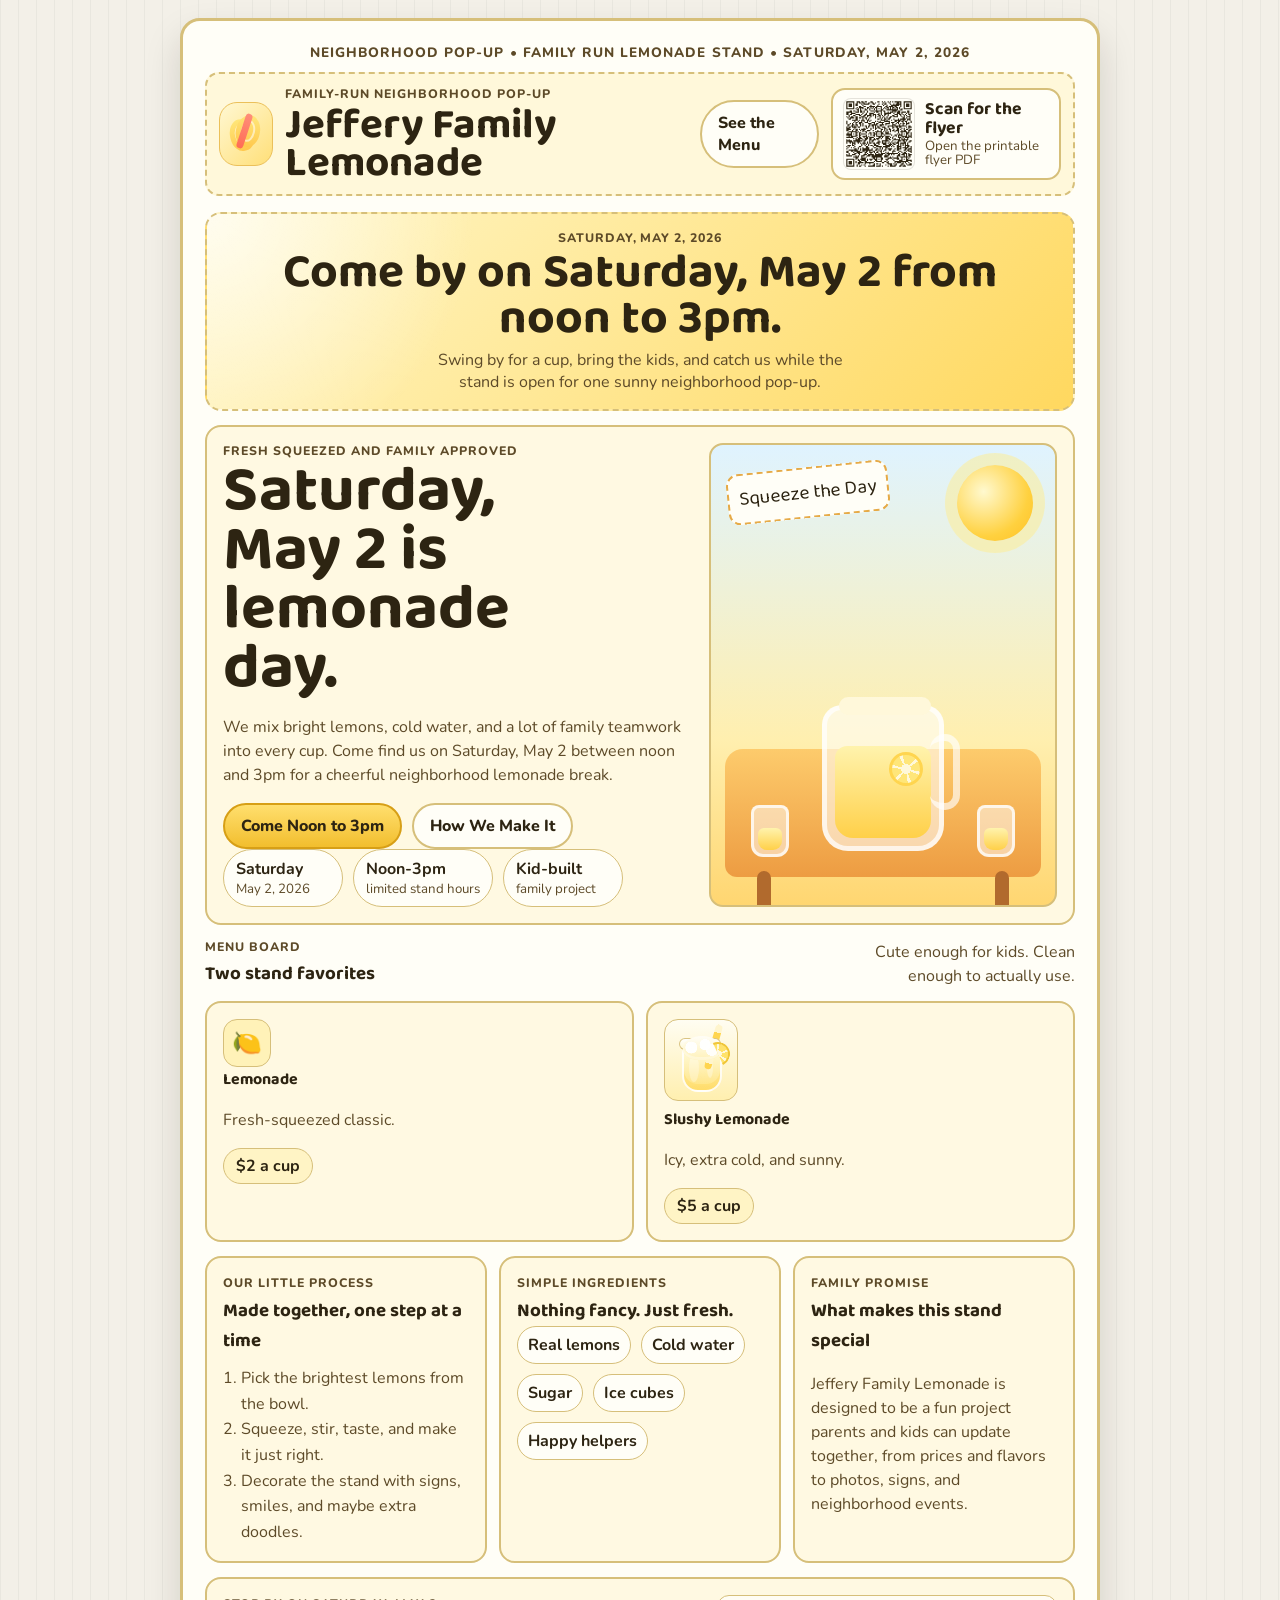
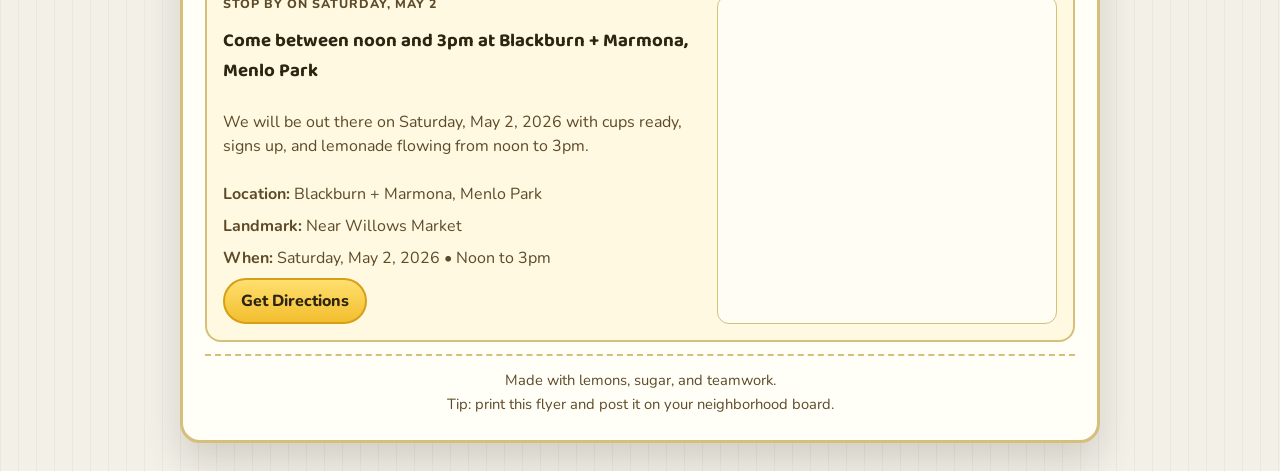
<file: index.html>
<!DOCTYPE html>
<html lang="en">
  <head>
    <meta charset="UTF-8" />
    <meta name="viewport" content="width=device-width, initial-scale=1.0" />
    <title>Jeffery Family Lemonade</title>
    <meta
      name="description"
      content="A cheerful family lemonade stand website with a sunny menu, fresh ingredients, and kid-friendly charm."
    />
    <link rel="preconnect" href="https://fonts.googleapis.com" />
    <link rel="preconnect" href="https://fonts.gstatic.com" crossorigin />
    <link
      href="https://fonts.googleapis.com/css2?family=Baloo+2:wght@400;600;700;800&family=Nunito:wght@400;600;700;800&display=swap"
      rel="stylesheet"
    />
    <link rel="stylesheet" href="./styles.css" />
  </head>
  <body>
    <div class="page-shell">
      <p class="flyer-kicker">Neighborhood Pop-Up • Family Run Lemonade Stand • Saturday, May 2, 2026</p>
      <header class="topbar">
        <div class="brand-lockup">
          <div class="brand-badge" aria-hidden="true">
            <span class="lemon lemon-a"></span>
            <span class="lemon lemon-b"></span>
            <span class="straw"></span>
          </div>
          <div>
            <p class="eyebrow">Family-run neighborhood pop-up</p>
            <h1>Jeffery Family Lemonade</h1>
          </div>
        </div>
        <div class="topbar-side">
          <a class="button button-secondary no-print" href="#menu">See the Menu</a>
          <a
            class="qr-card"
            href="https://kjmcawesome.github.io/jeffery-family-lemonade/output/pdf/jeffery-family-lemonade-community-one-pager.pdf"
            target="_blank"
            rel="noopener noreferrer"
          >
            <img src="./flyer-qr.svg" alt="QR code for the printable Jeffery Family Lemonade flyer PDF" />
            <span>
              <strong>Scan for the flyer</strong>
              <small>Open the printable flyer PDF</small>
            </span>
          </a>
        </div>
      </header>

      <main class="page-grid">
        <section class="event-banner card">
          <p class="eyebrow">Saturday, May 2, 2026</p>
          <h2>Come by on Saturday, May 2 from noon to 3pm.</h2>
          <p>
            Swing by for a cup, bring the kids, and catch us while the stand is open for one sunny
            neighborhood pop-up.
          </p>
        </section>

        <section class="hero card">
          <div class="hero-copy">
            <p class="eyebrow">Fresh squeezed and family approved</p>
            <h2>Saturday, May 2 is lemonade day.</h2>
            <p class="hero-text">
              We mix bright lemons, cold water, and a lot of family teamwork into every cup. Come find us
              on Saturday, May 2 between noon and 3pm for a cheerful neighborhood lemonade break.
            </p>
            <div class="hero-actions">
              <a class="button button-primary" href="#visit">Come Noon to 3pm</a>
              <a class="button button-secondary" href="#story">How We Make It</a>
            </div>
            <div class="hero-highlights">
              <div class="highlight-pill">
                <strong>Saturday</strong>
                <span>May 2, 2026</span>
              </div>
              <div class="highlight-pill">
                <strong>Noon-3pm</strong>
                <span>limited stand hours</span>
              </div>
              <div class="highlight-pill">
                <strong>Kid-built</strong>
                <span>family project</span>
              </div>
            </div>
          </div>

          <div class="hero-scene" aria-hidden="true">
            <div class="sun"></div>
            <div class="table">
              <div class="pitcher">
                <div class="pitcher-lid"></div>
                <div class="pitcher-fill"></div>
                <div class="pitcher-handle"></div>
                <div class="lemon-slice"></div>
              </div>
              <div class="cup cup-left"></div>
              <div class="cup cup-right"></div>
            </div>
            <div class="hero-sign">Squeeze the Day</div>
          </div>
        </section>

        <section id="menu" class="menu-section">
          <div class="section-heading">
            <div>
              <p class="eyebrow">Menu board</p>
              <h3>Two stand favorites</h3>
            </div>
            <p class="section-note">Cute enough for kids. Clean enough to actually use.</p>
          </div>

          <div class="menu-grid">
            <article class="menu-card card">
              <div class="menu-icon">🍋</div>
              <h4>Lemonade</h4>
              <p>Fresh-squeezed classic.</p>
              <div class="price-tag">$2 a cup</div>
            </article>

            <article class="menu-card card">
              <div class="menu-icon menu-icon-slushie" aria-hidden="true">
                <span class="slushie-straw"></span>
                <span class="slushie-lid"></span>
                <span class="slushie-ice"></span>
                <span class="slushie-cup"></span>
                <span class="slushie-lemon"></span>
              </div>
              <h4>Slushy Lemonade</h4>
              <p>Icy, extra cold, and sunny.</p>
              <div class="price-tag">$5 a cup</div>
            </article>
          </div>
        </section>

        <section id="story" class="story-grid">
          <article class="story-card card">
            <p class="eyebrow">Our little process</p>
            <h3>Made together, one step at a time</h3>
            <ol class="steps">
              <li>Pick the brightest lemons from the bowl.</li>
              <li>Squeeze, stir, taste, and make it just right.</li>
              <li>Decorate the stand with signs, smiles, and maybe extra doodles.</li>
            </ol>
          </article>

          <article class="story-card card ingredients-card">
            <p class="eyebrow">Simple ingredients</p>
            <h3>Nothing fancy. Just fresh.</h3>
            <div class="ingredient-list">
              <span>Real lemons</span>
              <span>Cold water</span>
              <span>Sugar</span>
              <span>Ice cubes</span>
              <span>Happy helpers</span>
            </div>
          </article>

          <article class="story-card card promise-card">
            <p class="eyebrow">Family promise</p>
            <h3>What makes this stand special</h3>
            <p>
              Jeffery Family Lemonade is designed to be a fun project parents and kids can update together,
              from prices and flavors to photos, signs, and neighborhood events.
            </p>
          </article>
        </section>

        <section id="visit" class="visit card">
          <div class="visit-copy">
            <p class="eyebrow">Stop by on Saturday, May 2</p>
            <h3>Come between noon and 3pm at Blackburn + Marmona, Menlo Park</h3>
            <p>
              We will be out there on Saturday, May 2, 2026 with cups ready, signs up, and lemonade
              flowing from noon to 3pm.
            </p>
            <p class="location-line">
              <strong>Location:</strong> Blackburn + Marmona, Menlo Park
            </p>
            <p class="location-line">
              <strong>Landmark:</strong> Near Willows Market
            </p>
            <p class="location-line">
              <strong>When:</strong> Saturday, May 2, 2026 • Noon to 3pm
            </p>
            <a
              class="button button-primary directions-button"
              href="https://www.google.com/maps/dir/?api=1&destination=Blackburn+and+Marmona,+Menlo+Park,+CA"
              target="_blank"
              rel="noopener noreferrer"
              >Get Directions</a
            >
          </div>
          <div class="visit-map-wrap">
            <iframe
              class="visit-map"
              title="Jeffery Family Lemonade location map"
              src="https://www.google.com/maps?q=Blackburn+and+Marmona+Menlo+Park+CA&output=embed"
              loading="lazy"
              referrerpolicy="no-referrer-when-downgrade"
            ></iframe>
          </div>
        </section>
      </main>

      <footer class="flyer-footer">
        <p>Made with lemons, sugar, and teamwork.</p>
        <p class="no-print">Tip: print this flyer and post it on your neighborhood board.</p>
      </footer>
    </div>
  </body>
</html>
</file>
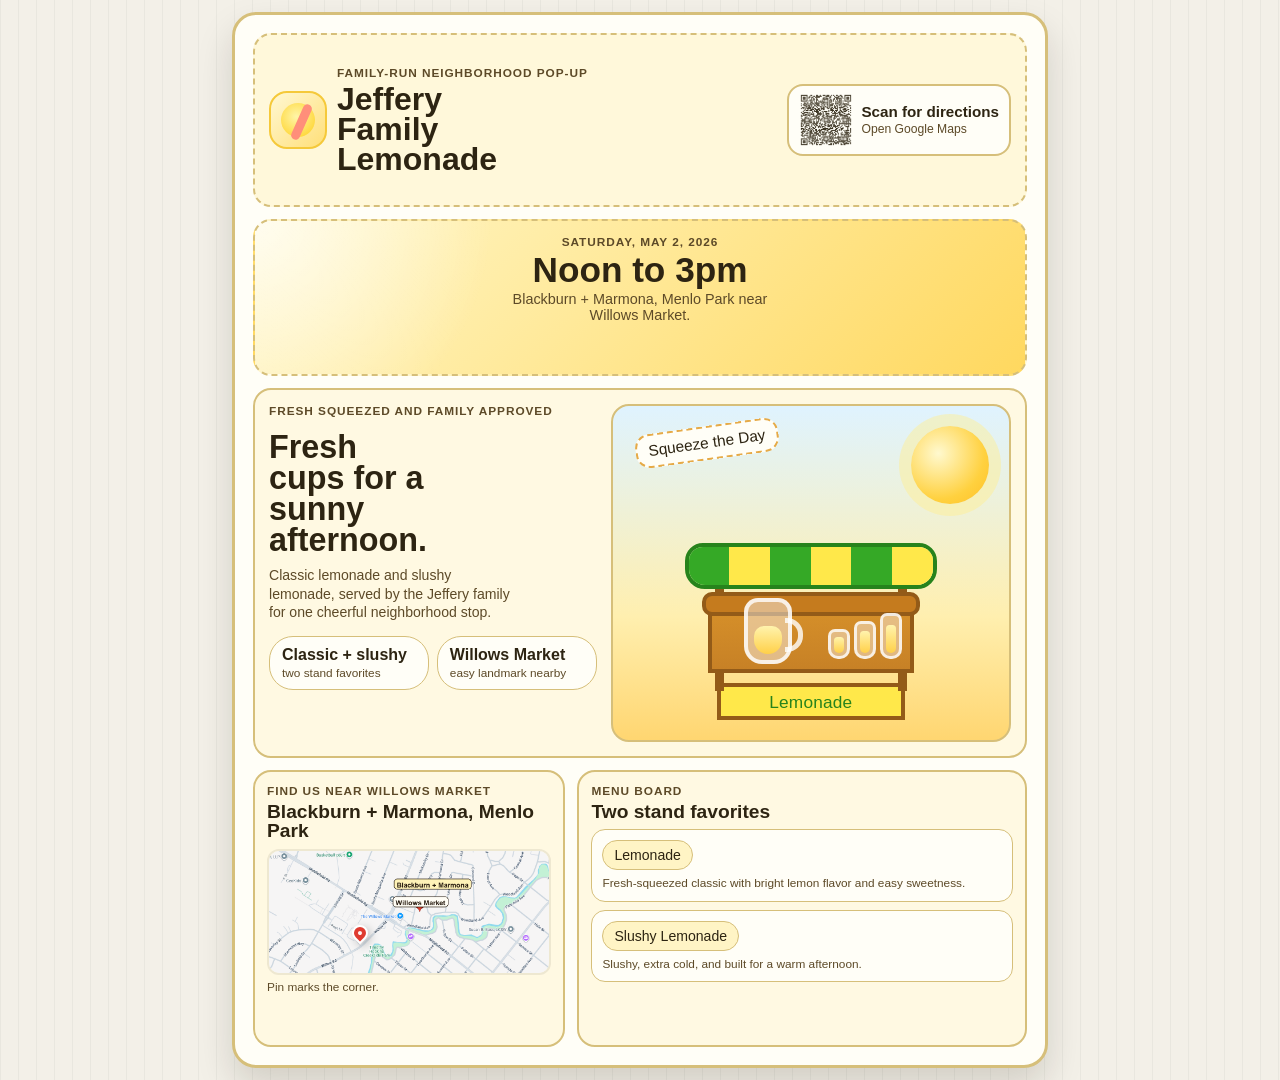
<file: community-one-pager.html>
<!DOCTYPE html>
<html lang="en">
  <head>
    <meta charset="UTF-8" />
    <meta name="viewport" content="width=device-width, initial-scale=1.0" />
    <title>Jeffery Family Lemonade Flyer</title>
    <meta
      name="description"
      content="Printable Jeffery Family Lemonade flyer for Saturday, May 2, 2026."
    />
    <link rel="stylesheet" href="./community-one-pager.css" />
  </head>
  <body>
    <main class="flyer-sheet">
      <section class="topbar">
        <div class="brand-lockup">
          <div class="brand-badge" aria-hidden="true">
            <span class="badge-lemon"></span>
            <span class="badge-straw"></span>
          </div>
          <div class="brand-copy">
            <p class="eyebrow">Family-run neighborhood pop-up</p>
            <h1>Jeffery Family Lemonade</h1>
          </div>
        </div>

        <aside class="qr-card">
          <img src="./map-qr.svg" alt="QR code for Google Maps directions to Jeffery Family Lemonade" />
          <div>
            <strong>Scan for directions</strong>
            <span>Open Google Maps</span>
          </div>
        </aside>
      </section>

      <section class="event-banner">
        <p class="eyebrow">Saturday, May 2, 2026</p>
        <h2>Noon to 3pm</h2>
        <p>Blackburn + Marmona, Menlo Park near Willows Market.</p>
      </section>

      <section class="hero-card">
        <article class="hero-copy">
          <p class="eyebrow">Fresh squeezed and family approved</p>
          <h3>Fresh cups for a sunny afternoon.</h3>
          <p class="hero-text">
            Classic lemonade and slushy lemonade, served by the Jeffery family for one cheerful neighborhood stop.
          </p>

          <div class="pill-row">
            <span class="info-pill"><strong>Classic + slushy</strong><small>two stand favorites</small></span>
            <span class="info-pill"><strong>Willows Market</strong><small>easy landmark nearby</small></span>
          </div>
        </article>

        <div class="scene-card" aria-hidden="true">
          <div class="scene-sky">
            <div class="scene-sun"></div>
          </div>
          <div class="scene-sign">Squeeze the Day</div>
          <div class="stand-wrap">
            <div class="stand-awning">
              <span></span>
              <span></span>
              <span></span>
              <span></span>
              <span></span>
              <span></span>
            </div>
            <div class="stand-leg left"></div>
            <div class="stand-leg right"></div>
            <div class="stand-counter">
              <div class="pitcher">
                <div class="pitcher-fill"></div>
                <div class="pitcher-handle"></div>
              </div>
              <div class="cup cup-a"></div>
              <div class="cup cup-b"></div>
              <div class="cup cup-c"></div>
            </div>
            <div class="stand-label">Lemonade</div>
          </div>
        </div>
      </section>

      <section class="bottom-grid">
        <article class="map-panel">
          <div class="panel-heading">
            <div>
              <p class="eyebrow">Find us near Willows Market</p>
              <h4>Blackburn + Marmona, Menlo Park</h4>
            </div>
          </div>
          <div class="map-frame">
            <img
              class="map-image"
              src="./google-maps-poster-area.png"
              alt="Map showing the corner of Blackburn and Marmona near Willows Market"
            />
            <span class="map-pin" aria-hidden="true"></span>
          </div>
          <p class="map-caption">Pin marks the corner.</p>
        </article>

        <article class="menu-panel">
          <div class="panel-heading">
            <div>
              <p class="eyebrow">Menu Board</p>
              <h4>Two stand favorites</h4>
            </div>
          </div>

          <div class="menu-list">
            <section class="menu-item">
              <div class="menu-chip">Lemonade</div>
              <p>Fresh-squeezed classic with bright lemon flavor and easy sweetness.</p>
            </section>

            <section class="menu-item">
              <div class="menu-chip">Slushy Lemonade</div>
              <p>Slushy, extra cold, and built for a warm afternoon.</p>
            </section>
          </div>
        </article>
      </section>
    </main>
  </body>
</html>
</file>
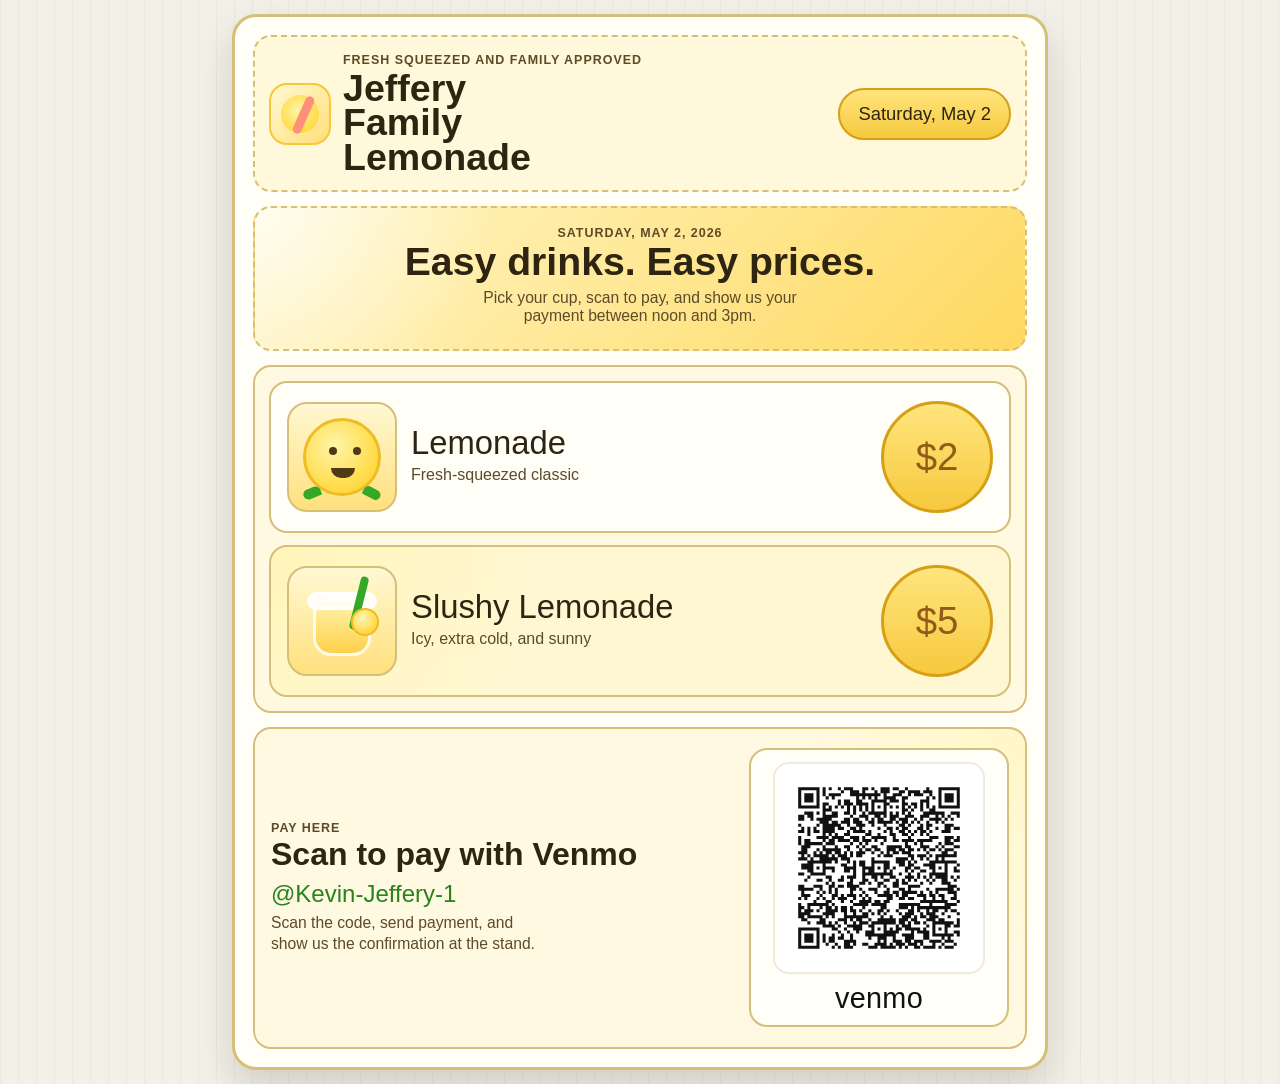
<file: stand-menu.html>
<!DOCTYPE html>
<html lang="en">
  <head>
    <meta charset="UTF-8" />
    <meta name="viewport" content="width=device-width, initial-scale=1.0" />
    <title>Jeffery Family Lemonade Stand Menu</title>
    <meta
      name="description"
      content="Printable stand menu for Jeffery Family Lemonade with pricing and Venmo payment QR."
    />
    <link rel="stylesheet" href="./stand-menu.css" />
  </head>
  <body>
    <main class="menu-sheet">
      <section class="sheet-top">
        <div class="brand-lockup">
          <div class="brand-badge" aria-hidden="true">
            <span class="badge-lemon"></span>
            <span class="badge-straw"></span>
          </div>
          <div class="brand-copy">
            <p class="eyebrow">Fresh squeezed and family approved</p>
            <h1>Jeffery Family Lemonade</h1>
          </div>
        </div>
        <div class="menu-tag">Saturday, May 2</div>
      </section>

      <section class="hero-banner">
        <p class="eyebrow">Saturday, May 2, 2026</p>
        <h2>Easy drinks. Easy prices.</h2>
        <p>Pick your cup, scan to pay, and show us your payment between noon and 3pm.</p>
      </section>

      <section class="menu-board">
        <article class="item-card">
          <div class="item-art lemon-art" aria-hidden="true">
            <span class="lemon-face"></span>
            <span class="leaf leaf-left"></span>
            <span class="leaf leaf-right"></span>
          </div>
          <div class="item-copy">
            <p class="item-name">Lemonade</p>
            <p class="item-note">Fresh-squeezed classic</p>
          </div>
          <div class="price-badge">$2</div>
        </article>

        <article class="item-card featured">
          <div class="item-art slush-art" aria-hidden="true">
            <span class="slush-cup"></span>
            <span class="slush-lid"></span>
            <span class="slush-straw"></span>
            <span class="slush-lemon"></span>
          </div>
          <div class="item-copy">
            <p class="item-name">Slushy Lemonade</p>
            <p class="item-note">Icy, extra cold, and sunny</p>
          </div>
          <div class="price-badge">$5</div>
        </article>
      </section>

      <section class="payment-panel">
        <div class="payment-copy">
          <p class="eyebrow">Pay here</p>
          <h3>Scan to pay with Venmo</h3>
          <p class="payment-handle">@Kevin-Jeffery-1</p>
          <p class="payment-note">Scan the code, send payment, and show us the confirmation at the stand.</p>
        </div>

        <div class="payment-card">
          <div class="payment-card-frame">
            <img src="./venmo-qr.svg" alt="Venmo payment QR code for Jeffery Family Lemonade" />
          </div>
          <div class="payment-brand">venmo</div>
        </div>
      </section>
    </main>
  </body>
</html>
</file>
<file: styles.css>
:root {
  --paper: #fffef7;
  --ink: #2d2412;
  --muted: #5d4a28;
  --accent: #f5c93a;
  --accent-dark: #d79f16;
  --accent-soft: #fff2b8;
  --line: #d6bf7a;
  --card: #fff9e2;
}

* {
  box-sizing: border-box;
}

html {
  scroll-behavior: smooth;
}

body {
  margin: 0;
  color: var(--ink);
  font-family: "Nunito", sans-serif;
  background:
    linear-gradient(90deg, rgba(0, 0, 0, 0.04) 1px, transparent 1px) 0 0 / 18px 18px,
    #f3f0e8;
}

a {
  color: inherit;
  text-decoration: none;
}

.page-shell {
  width: min(920px, calc(100vw - 24px));
  margin: 18px auto 28px;
  padding: 22px;
  border: 3px solid var(--line);
  border-radius: 20px;
  background: var(--paper);
  box-shadow: 0 18px 36px rgba(25, 18, 5, 0.15);
}

.flyer-kicker {
  margin: 0 0 10px;
  text-align: center;
  font-size: 0.85rem;
  letter-spacing: 0.08em;
  text-transform: uppercase;
  color: var(--muted);
  font-weight: 800;
}

.topbar,
.brand-lockup,
.topbar-side,
.hero-actions,
.hero-highlights,
.section-heading,
.ingredient-list,
.visit {
  display: flex;
  align-items: center;
}

.topbar,
.section-heading,
.visit {
  justify-content: space-between;
}

.topbar {
  gap: 14px;
  padding: 12px;
  border: 2px dashed var(--line);
  border-radius: 14px;
  margin-bottom: 16px;
  background: #fff8da;
}

.brand-lockup {
  gap: 12px;
}

.topbar-side {
  gap: 12px;
}

.brand-lockup h1 {
  margin: 0;
  font-family: "Baloo 2", cursive;
  font-size: clamp(2rem, 3.3vw, 3rem);
  line-height: 0.9;
}

.eyebrow {
  margin: 0 0 4px;
  font-size: 0.77rem;
  letter-spacing: 0.08em;
  text-transform: uppercase;
  font-weight: 800;
  color: var(--muted);
}

.page-grid {
  display: grid;
  gap: 14px;
}

.card {
  border: 2px solid var(--line);
  border-radius: 16px;
  background: var(--card);
}

.event-banner {
  padding: 16px 18px;
  text-align: center;
  background:
    radial-gradient(circle at top left, rgba(255, 255, 255, 0.7), transparent 30%),
    linear-gradient(135deg, #fff7ca, #ffd85f);
  border-style: dashed;
}

.event-banner h2 {
  margin: 0;
  font-family: "Baloo 2", cursive;
  font-size: clamp(1.9rem, 4vw, 3rem);
  line-height: 0.95;
}

.event-banner p:last-child {
  margin: 8px auto 0;
  max-width: 44ch;
  color: var(--muted);
}

.hero {
  display: grid;
  grid-template-columns: 1.15fr 0.85fr;
  gap: 16px;
  padding: 16px;
}

.hero-copy h2,
.section-heading h3,
.story-card h3,
.visit-copy h3,
.menu-card h4 {
  margin: 0;
  font-family: "Baloo 2", cursive;
}

.hero-copy h2 {
  font-size: clamp(2.2rem, 5vw, 4rem);
  line-height: 0.92;
  max-width: 10ch;
}

.hero-text,
.section-note,
.menu-card p,
.story-card p,
.visit-copy p {
  color: var(--muted);
  line-height: 1.5;
}

.button {
  display: inline-flex;
  align-items: center;
  justify-content: center;
  min-height: 44px;
  padding: 10px 16px;
  border-radius: 999px;
  border: 2px solid var(--accent-dark);
  font-weight: 800;
}

.button-primary {
  background: linear-gradient(180deg, #ffdf6e, #f2be2e);
}

.button-secondary {
  border-color: var(--line);
  background: #fffef7;
}

.qr-card {
  display: grid;
  grid-template-columns: 72px auto;
  gap: 10px;
  align-items: center;
  min-width: 210px;
  padding: 8px 10px;
  border: 2px solid var(--line);
  border-radius: 14px;
  background: #fffef7;
}

.qr-card img {
  display: block;
  width: 72px;
  height: 72px;
  border-radius: 8px;
  border: 1px solid rgba(45, 36, 18, 0.12);
  background: #fffef7;
}

.qr-card span {
  display: grid;
  line-height: 1.1;
}

.qr-card strong {
  font-family: "Baloo 2", cursive;
  font-size: 1.1rem;
}

.qr-card small {
  color: var(--muted);
  font-size: 0.83rem;
}

.hero-actions,
.hero-highlights,
.ingredient-list {
  gap: 10px;
  flex-wrap: wrap;
}

.highlight-pill,
.price-tag,
.ingredient-list span {
  border-radius: 999px;
}

.highlight-pill {
  min-width: 120px;
  padding: 8px 12px;
  border: 1px solid var(--line);
  background: #fffef7;
  display: grid;
}

.highlight-pill span {
  font-size: 0.83rem;
  color: var(--muted);
}

.hero-scene {
  position: relative;
  min-height: 330px;
  border-radius: 14px;
  overflow: hidden;
  border: 2px solid var(--line);
  background:
    linear-gradient(180deg, #dff3ff 0%, #ffefaf 64%, #ffd671 100%);
}

.sun {
  position: absolute;
  top: 20px;
  right: 22px;
  width: 76px;
  height: 76px;
  border-radius: 50%;
  background: radial-gradient(circle at 35% 35%, #fff9cf, #ffd13f 64%, #ffbf24 100%);
  box-shadow: 0 0 0 12px rgba(255, 237, 143, 0.5);
}

.table {
  position: absolute;
  left: 14px;
  right: 14px;
  bottom: 28px;
  height: 128px;
  border-radius: 18px 18px 12px 12px;
  background: linear-gradient(180deg, #fdcb6c, #ed9c42);
}

.table::before,
.table::after {
  content: "";
  position: absolute;
  bottom: -58px;
  width: 14px;
  height: 64px;
  background: #b16a2d;
  border-radius: 10px;
}

.table::before {
  left: 32px;
}

.table::after {
  right: 32px;
}

.pitcher {
  position: absolute;
  left: 50%;
  transform: translateX(-50%);
  bottom: 26px;
  width: 122px;
  height: 146px;
  border-radius: 20px 20px 26px 26px;
  background: rgba(255, 255, 255, 0.55);
  border: 5px solid rgba(255, 255, 255, 0.72);
}

.pitcher-fill {
  position: absolute;
  left: 8px;
  right: 8px;
  bottom: 8px;
  height: 92px;
  border-radius: 12px 12px 18px 18px;
  background: linear-gradient(180deg, #fff3ad, #ffd049);
}

.pitcher-lid {
  position: absolute;
  top: -13px;
  left: 12px;
  width: 92px;
  height: 18px;
  border-radius: 999px;
  background: #fff8da;
}

.pitcher-handle {
  position: absolute;
  top: 24px;
  right: -21px;
  width: 30px;
  height: 76px;
  border: 7px solid rgba(255, 255, 255, 0.65);
  border-left: 0;
  border-radius: 16px;
}

.lemon-slice {
  position: absolute;
  right: 16px;
  top: 42px;
  width: 34px;
  height: 34px;
  border-radius: 50%;
  border: 3px solid #ffd54f;
  background: radial-gradient(circle, #fff8d9 0 25%, transparent 26%),
    conic-gradient(from 0deg, #ffe679 0 12%, #fff8d9 12% 16%, #ffe679 16% 28%, #fff8d9 28% 32%, #ffe679 32% 44%, #fff8d9 44% 48%, #ffe679 48% 60%, #fff8d9 60% 64%, #ffe679 64% 76%, #fff8d9 76% 80%, #ffe679 80% 92%, #fff8d9 92% 96%, #ffe679 96% 100%);
}

.cup {
  position: absolute;
  bottom: 20px;
  width: 38px;
  height: 52px;
  border-radius: 8px 8px 12px 12px;
  background: rgba(255, 255, 255, 0.5);
  border: 3px solid rgba(255, 255, 255, 0.75);
}

.cup::after {
  content: "";
  position: absolute;
  left: 4px;
  right: 4px;
  bottom: 4px;
  height: 22px;
  border-radius: 6px 6px 9px 9px;
  background: linear-gradient(180deg, #fff3ad, #ffd049);
}

.cup-left {
  left: 26px;
}

.cup-right {
  right: 26px;
}

.hero-sign {
  position: absolute;
  left: 16px;
  top: 22px;
  font-family: "Baloo 2", cursive;
  font-size: 1.2rem;
  background: #fffef7;
  border: 2px dashed #e6aa47;
  border-radius: 12px;
  padding: 8px 10px;
  transform: rotate(-6deg);
}

.menu-section,
.story-grid {
  display: grid;
  gap: 12px;
}

.section-heading {
  gap: 10px;
}

.section-note {
  margin: 0;
  max-width: 22ch;
  text-align: right;
}

.menu-grid {
  display: grid;
  grid-template-columns: repeat(2, minmax(0, 1fr));
  gap: 12px;
}

.story-grid {
  display: grid;
  grid-template-columns: repeat(3, minmax(0, 1fr));
  gap: 12px;
}

.menu-card,
.story-card {
  padding: 16px;
}

.menu-icon {
  width: 48px;
  height: 48px;
  border-radius: 14px;
  display: grid;
  place-items: center;
  font-size: 1.5rem;
  background: var(--accent-soft);
  border: 1px solid var(--line);
}

.menu-icon-slushie {
  position: relative;
  width: 74px;
  height: 82px;
  margin-bottom: 6px;
  background: linear-gradient(180deg, #fffdf2, #ffefaf);
  overflow: hidden;
}

.slushie-straw,
.slushie-lid,
.slushie-ice,
.slushie-cup,
.slushie-lemon {
  position: absolute;
}

.slushie-straw {
  top: 4px;
  right: 20px;
  width: 7px;
  height: 46px;
  border-radius: 999px;
  background: repeating-linear-gradient(
    180deg,
    #fff5cd 0 8px,
    #ffd54f 8px 16px
  );
  transform: rotate(16deg);
  z-index: 1;
}

.slushie-lid {
  top: 18px;
  left: 14px;
  width: 42px;
  height: 12px;
  border-radius: 999px;
  background: linear-gradient(180deg, rgba(255, 255, 255, 0.95), rgba(255, 248, 210, 0.92));
  border: 1px solid rgba(214, 191, 122, 0.9);
  z-index: 3;
}

.slushie-cup {
  left: 17px;
  bottom: 8px;
  width: 40px;
  height: 50px;
  border-radius: 12px 12px 16px 16px;
  background:
    linear-gradient(180deg, rgba(255, 255, 255, 0.75), rgba(255, 255, 255, 0.35)),
    linear-gradient(180deg, #fff388 0%, #ffe15f 45%, #ffd233 100%);
  border: 2px solid rgba(255, 255, 255, 0.85);
  box-shadow: inset 0 -6px 0 rgba(255, 199, 48, 0.22);
}

.slushie-cup::before,
.slushie-cup::after {
  content: "";
  position: absolute;
  border-radius: 50%;
  background: rgba(255, 255, 255, 0.3);
}

.slushie-cup::before {
  top: 10px;
  left: 5px;
  width: 10px;
  height: 28px;
}

.slushie-cup::after {
  top: 14px;
  right: 7px;
  width: 6px;
  height: 20px;
}

.slushie-ice {
  top: 16px;
  left: 18px;
  width: 38px;
  height: 24px;
  border-radius: 50% 50% 42% 42%;
  background:
    radial-gradient(circle at 22% 48%, rgba(255, 255, 255, 0.95) 0 18%, transparent 19%),
    radial-gradient(circle at 58% 36%, rgba(255, 255, 255, 0.98) 0 20%, transparent 21%),
    radial-gradient(circle at 76% 58%, rgba(255, 255, 255, 0.9) 0 18%, transparent 19%),
    linear-gradient(180deg, #fffef8 0%, #fff1b8 100%);
  box-shadow: inset 0 -3px 0 rgba(255, 255, 255, 0.35);
  z-index: 4;
}

.slushie-lemon {
  top: 22px;
  right: 7px;
  width: 24px;
  height: 24px;
  border-radius: 50%;
  border: 2px solid #f0c638;
  background:
    radial-gradient(circle, #fff8df 0 26%, transparent 27%),
    conic-gradient(
      from 0deg,
      #ffe26b 0 12%,
      #fff9da 12% 16%,
      #ffe26b 16% 28%,
      #fff9da 28% 32%,
      #ffe26b 32% 44%,
      #fff9da 44% 48%,
      #ffe26b 48% 60%,
      #fff9da 60% 64%,
      #ffe26b 64% 76%,
      #fff9da 76% 80%,
      #ffe26b 80% 92%,
      #fff9da 92% 96%,
      #ffe26b 96% 100%
    );
  clip-path: polygon(0 0, 100% 0, 100% 100%);
  transform: rotate(20deg);
  z-index: 5;
}

.price-tag {
  display: inline-flex;
  align-items: center;
  justify-content: center;
  padding: 6px 12px;
  font-weight: 700;
  background: #fff4c5;
  border: 1px solid var(--line);
}

.steps {
  margin: 10px 0 0;
  padding-left: 18px;
  line-height: 1.6;
  color: var(--muted);
}

.ingredient-list span {
  padding: 7px 10px;
  border: 1px solid var(--line);
  background: #fffef7;
  font-weight: 700;
}

.visit {
  align-items: stretch;
  gap: 14px;
  padding: 16px;
}

.visit-copy {
  display: grid;
  align-content: start;
  gap: 8px;
  max-width: 54ch;
}

.location-line {
  margin: 0;
  color: var(--ink);
}

.directions-button {
  justify-self: start;
}

.visit-map-wrap {
  min-width: min(340px, 100%);
  padding: 8px;
  border: 1px solid var(--line);
  border-radius: 12px;
  background: #fffdf4;
}

.visit-map {
  width: 100%;
  min-height: 290px;
  border: 0;
  border-radius: 10px;
}

.flyer-footer {
  margin-top: 12px;
  border-top: 2px dashed var(--line);
  padding-top: 10px;
  text-align: center;
  color: var(--muted);
  font-size: 0.92rem;
}

.flyer-footer p {
  margin: 4px 0;
}

.brand-badge {
  position: relative;
  width: 64px;
  height: 64px;
  border-radius: 18px;
  background: linear-gradient(135deg, #fff8d3, #ffdf78);
  border: 1px solid #ebc05a;
}

.lemon {
  position: absolute;
  width: 24px;
  height: 32px;
  border-radius: 50% 50% 46% 46%;
  background: linear-gradient(180deg, #ffe679, #ffc84d);
}

.lemon::after {
  content: "";
  position: absolute;
  inset: 5px;
  border-radius: 50%;
  border: 2px solid rgba(255, 255, 255, 0.55);
}

.lemon-a {
  left: 10px;
  top: 16px;
  transform: rotate(-14deg);
}

.lemon-b {
  right: 12px;
  top: 12px;
  transform: rotate(12deg);
}

.straw {
  position: absolute;
  width: 7px;
  height: 36px;
  right: 24px;
  top: 10px;
  border-radius: 999px;
  background: linear-gradient(180deg, #ff8f7a, #ff6c54);
  transform: rotate(18deg);
}

@media (max-width: 900px) {
  .hero,
  .menu-grid,
  .story-grid,
  .visit {
    grid-template-columns: 1fr;
  }

  .hero,
  .visit {
    display: grid;
  }

  .section-heading,
  .topbar {
    flex-direction: column;
    align-items: flex-start;
  }

  .topbar-side {
    width: 100%;
    justify-content: space-between;
  }

  .qr-card {
    width: 100%;
    min-width: 0;
  }

  .section-note {
    max-width: none;
    text-align: left;
  }

  .visit-map-wrap {
    min-width: 0;
  }
}

@media print {
  body {
    background: #fff;
  }

  .page-shell {
    width: 100%;
    margin: 0;
    border-radius: 0;
    border: 2px solid #000;
    box-shadow: none;
  }

  .card,
  .topbar {
    break-inside: avoid;
  }

  .no-print {
    display: none !important;
  }
}
</file>
<file: community-one-pager.css>
@page {
  size: Letter portrait;
  margin: 0.35in;
}

:root {
  --paper: #fffef7;
  --ink: #2d2412;
  --muted: #5d4a28;
  --accent: #f5c93a;
  --accent-dark: #d79f16;
  --accent-soft: #fff2b8;
  --line: #d6bf7a;
  --card: #fff9e2;
  --green: #35a926;
  --green-dark: #27831c;
  --wood: #c78126;
  --wood-dark: #935b18;
}

* {
  box-sizing: border-box;
}

html,
body {
  margin: 0;
  padding: 0;
  background:
    linear-gradient(90deg, rgba(0, 0, 0, 0.04) 1px, transparent 1px) 0 0 / 18px 18px,
    #f3f0e8;
  color: var(--ink);
  font-family: "Avenir Next", Avenir, Nunito, "Helvetica Neue", sans-serif;
}

body {
  padding: 12px;
}

.flyer-sheet {
  width: 8.5in;
  min-height: 11in;
  margin: 0 auto;
  padding: 18px;
  border: 3px solid var(--line);
  border-radius: 24px;
  background: var(--paper);
  box-shadow: 0 18px 36px rgba(25, 18, 5, 0.15);
  display: grid;
  gap: 12px;
}

.eyebrow {
  margin: 0 0 4px;
  font-size: 0.74rem;
  letter-spacing: 0.08em;
  text-transform: uppercase;
  font-weight: 800;
  color: var(--muted);
}

.topbar,
.hero-card,
.bottom-grid {
  display: grid;
  gap: 14px;
}

.topbar,
.event-banner,
.hero-card,
.map-panel,
.menu-panel {
  border: 2px solid var(--line);
  border-radius: 18px;
  background: var(--card);
}

.topbar {
  grid-template-columns: minmax(0, 1fr) auto;
  align-items: center;
  gap: 12px;
  padding: 12px 14px;
  border-style: dashed;
  background: #fff8da;
}

.brand-lockup {
  display: flex;
  gap: 10px;
  align-items: center;
}

.brand-badge {
  width: 58px;
  height: 58px;
  border-radius: 18px;
  border: 2px solid var(--accent);
  background: linear-gradient(135deg, #fff8d3, #ffdf78);
  position: relative;
  overflow: hidden;
}

.badge-lemon {
  position: absolute;
  inset: 10px;
  border-radius: 50%;
  background: radial-gradient(circle at 45% 40%, #fff5a8 0, #ffd83d 76%);
}

.badge-straw {
  position: absolute;
  left: 26px;
  top: 10px;
  width: 9px;
  height: 38px;
  border-radius: 999px;
  background: #ff8f7a;
  transform: rotate(24deg);
}

.brand-copy h1,
.event-banner h2,
.hero-copy h3,
.panel-heading h4,
.menu-chip,
.stand-label,
.qr-card strong {
  margin: 0;
  font-family: "Arial Rounded MT Bold", "Arial Rounded Bold", "Avenir Next Condensed", "Avenir Next", "Baloo 2", sans-serif;
}

.brand-copy h1 {
  font-size: 2rem;
  line-height: 0.94;
  max-width: 9.5ch;
}

.qr-card {
  display: grid;
  grid-template-columns: 54px auto;
  gap: 8px;
  align-items: center;
  padding: 7px 10px;
  border: 2px solid var(--line);
  border-radius: 16px;
  background: #fffef7;
  justify-self: end;
}

.qr-card img {
  display: block;
  width: 54px;
  height: 54px;
}

.qr-card strong {
  display: block;
  font-size: 0.95rem;
  line-height: 1;
}

.qr-card span {
  color: var(--muted);
  font-size: 0.76rem;
}

.event-banner {
  padding: 14px 18px 13px;
  text-align: center;
  background:
    radial-gradient(circle at top left, rgba(255, 255, 255, 0.7), transparent 30%),
    linear-gradient(135deg, #fff7ca, #ffd85f);
  border-style: dashed;
}

.event-banner h2 {
  max-width: 14.5ch;
  margin: 0 auto;
  font-size: 2.2rem;
  line-height: 0.96;
}

.event-banner p:last-child {
  margin: 4px auto 0;
  max-width: 34ch;
  color: var(--muted);
  font-size: 0.9rem;
}

.hero-card {
  grid-template-columns: 0.9fr 1.1fr;
  padding: 14px;
  align-items: stretch;
}

.hero-copy {
  display: grid;
  align-content: start;
  gap: 10px;
}

.hero-copy h3 {
  font-size: 2.02rem;
  line-height: 0.96;
  max-width: 8.8ch;
}

.hero-text {
  margin: 0;
  color: var(--muted);
  line-height: 1.32;
  font-size: 0.88rem;
  max-width: 31ch;
}

.pill-row {
  margin-top: 4px;
  display: grid;
  grid-template-columns: repeat(2, minmax(0, 1fr));
  gap: 8px;
}

.info-pill {
  min-width: 0;
  padding: 10px 12px 9px;
  border: 1px solid var(--line);
  border-radius: 24px;
  background: #fffef7;
  display: grid;
  gap: 3px;
  align-content: start;
}

.info-pill strong {
  line-height: 1;
}

.info-pill small {
  color: var(--muted);
  font-size: 0.74rem;
}

.scene-card {
  position: relative;
  min-height: 300px;
  border: 2px solid var(--line);
  border-radius: 18px;
  overflow: hidden;
  background:
    linear-gradient(180deg, #dff3ff 0%, #ffefaf 63%, #ffd671 100%);
}

.scene-sky {
  position: absolute;
  inset: 0;
}

.scene-sun {
  position: absolute;
  right: 20px;
  top: 20px;
  width: 78px;
  height: 78px;
  border-radius: 50%;
  background: radial-gradient(circle at 35% 35%, #fff9cf, #ffd13f 64%, #ffbf24 100%);
  box-shadow: 0 0 0 12px rgba(255, 237, 143, 0.45);
}

.scene-sign {
  position: absolute;
  left: 22px;
  top: 20px;
  padding: 6px 11px;
  border-radius: 14px;
  border: 2px dashed #e6aa47;
  background: #fffef7;
  font-family: "Marker Felt", "Avenir Next", sans-serif;
  font-size: 0.96rem;
  transform: rotate(-8deg);
}

.stand-wrap {
  position: absolute;
  left: 50%;
  bottom: 20px;
  transform: translateX(-50%);
  width: 252px;
}

.stand-awning {
  display: grid;
  grid-template-columns: repeat(6, 1fr);
  height: 46px;
  border: 4px solid var(--green-dark);
  border-radius: 18px 18px 20px 20px;
  overflow: hidden;
}

.stand-awning span:nth-child(odd) {
  background: var(--green);
}

.stand-awning span:nth-child(even) {
  background: #ffe84a;
}

.stand-leg {
  position: absolute;
  top: 46px;
  width: 9px;
  height: 102px;
  background: var(--wood-dark);
}

.stand-leg.left {
  left: 30px;
}

.stand-leg.right {
  right: 30px;
}

.stand-counter {
  position: relative;
  margin: 10px auto 0;
  width: 206px;
  height: 74px;
  border: 4px solid var(--wood-dark);
  background: linear-gradient(180deg, #d7912a, var(--wood));
}

.stand-counter::before {
  content: "";
  position: absolute;
  left: -10px;
  right: -10px;
  top: -11px;
  height: 16px;
  border-radius: 10px;
  background: #c57b1e;
  border: 4px solid var(--wood-dark);
}

.pitcher {
  position: absolute;
  left: 32px;
  top: -5px;
  width: 48px;
  height: 66px;
  border: 4px solid rgba(255, 255, 255, 0.8);
  border-radius: 14px 14px 18px 18px;
  background: rgba(255, 255, 255, 0.45);
}

.pitcher-fill {
  position: absolute;
  left: 6px;
  right: 6px;
  bottom: 6px;
  height: 28px;
  border-radius: 10px 10px 14px 14px;
  background: linear-gradient(180deg, #fff3ad, #ffd049);
}

.pitcher-handle {
  position: absolute;
  top: 16px;
  right: -15px;
  width: 18px;
  height: 34px;
  border: 5px solid rgba(255, 255, 255, 0.8);
  border-left: 0;
  border-radius: 0 16px 16px 0;
}

.cup {
  position: absolute;
  bottom: 10px;
  width: 22px;
  border-radius: 7px 7px 10px 10px;
  border: 3px solid rgba(255, 255, 255, 0.78);
  background: rgba(255, 255, 255, 0.42);
}

.cup::after {
  content: "";
  position: absolute;
  left: 3px;
  right: 3px;
  bottom: 3px;
  background: linear-gradient(180deg, #fff3ad, #ffd049);
  border-radius: 5px 5px 7px 7px;
}

.cup-a {
  right: 60px;
  height: 30px;
}

.cup-a::after {
  height: 16px;
}

.cup-b {
  right: 34px;
  height: 38px;
}

.cup-b::after {
  height: 22px;
}

.cup-c {
  right: 8px;
  height: 46px;
}

.cup-c::after {
  height: 28px;
}

.stand-label {
  width: 188px;
  margin: 10px auto 0;
  display: flex;
  align-items: center;
  justify-content: center;
  padding: 7px 6px 5px;
  border: 4px solid var(--wood-dark);
  background: #ffe84a;
  text-align: center;
  font-size: 1.08rem;
  line-height: 1;
  letter-spacing: 0.01em;
  color: var(--green-dark);
  overflow: hidden;
  white-space: nowrap;
}

.bottom-grid {
  grid-template-columns: 0.82fr 1.18fr;
  gap: 12px;
}

.map-panel,
.menu-panel {
  padding: 12px;
}

.panel-heading {
  display: flex;
  justify-content: space-between;
  gap: 12px;
  align-items: start;
}

.panel-heading h4 {
  font-size: 1.2rem;
  line-height: 1;
}

.map-frame {
  position: relative;
  margin-top: 8px;
}

.map-image {
  display: block;
  width: 100%;
  max-height: 126px;
  border-radius: 12px;
  object-fit: cover;
  border: 2px solid rgba(45, 36, 18, 0.08);
}

.map-pin {
  position: absolute;
  left: 30%;
  top: 61%;
  width: 16px;
  height: 16px;
  border: 2px solid #fff;
  border-radius: 50% 50% 50% 0;
  background: #df3b30;
  box-shadow: 0 4px 10px rgba(0, 0, 0, 0.22);
  transform: rotate(-45deg);
}

.map-pin::after {
  content: "";
  position: absolute;
  inset: 4px;
  border-radius: 50%;
  background: #fff3f1;
}

.map-pin-label {
  position: absolute;
  left: calc(30% + 18px);
  top: calc(61% - 24px);
  max-width: 124px;
  padding: 4px 8px;
  border-radius: 999px;
  border: 1px solid rgba(45, 36, 18, 0.14);
  background: rgba(255, 254, 247, 0.96);
  color: var(--ink);
  font-size: 0.68rem;
  font-weight: 800;
  line-height: 1.1;
  box-shadow: 0 3px 8px rgba(0, 0, 0, 0.08);
}

.map-caption {
  margin: 5px 0 0;
  color: var(--muted);
  font-size: 0.74rem;
  line-height: 1.3;
}

.menu-list {
  margin-top: 8px;
  display: grid;
  gap: 8px;
}

.menu-item {
  padding: 10px;
  border: 1px solid var(--line);
  border-radius: 14px;
  background: #fffef7;
}

.menu-chip {
  display: inline-flex;
  align-items: center;
  justify-content: center;
  min-height: 30px;
  padding: 3px 11px;
  border-radius: 999px;
  background: #fff4c5;
  border: 1px solid var(--line);
  font-size: 0.88rem;
}

.menu-item p {
  margin: 6px 0 0;
  color: var(--muted);
  font-size: 0.74rem;
  line-height: 1.22;
}

@media screen and (max-width: 760px) {
  body {
    padding: 8px;
  }

  .flyer-sheet {
    width: 100%;
    min-height: auto;
    padding: 16px;
  }

  .topbar,
  .hero-card,
  .bottom-grid {
    grid-template-columns: 1fr;
  }

  .brand-copy h1,
  .event-banner h2,
  .hero-copy h3 {
    max-width: none;
  }

  .pill-row {
    grid-template-columns: 1fr;
  }

  .panel-heading {
    flex-direction: column;
    align-items: start;
  }

  .section-note {
    text-align: left;
  }
}

@media print {
  html,
  body {
    background: #fff;
  }

  body {
    padding: 0;
  }

  .flyer-sheet {
    width: auto;
    min-height: auto;
    border-radius: 0;
    box-shadow: none;
  }
}
</file>
<file: stand-menu.css>
@page {
  size: Letter portrait;
  margin: 0.35in;
}

:root {
  --paper: #fffef7;
  --ink: #2d2412;
  --muted: #5d4a28;
  --accent: #f5c93a;
  --accent-dark: #d79f16;
  --line: #d6bf7a;
  --card: #fff9e2;
  --green: #35a926;
  --green-dark: #27831c;
  --wood: #c78126;
  --wood-dark: #935b18;
}

* {
  box-sizing: border-box;
}

html,
body {
  margin: 0;
  padding: 0;
  background:
    linear-gradient(90deg, rgba(0, 0, 0, 0.04) 1px, transparent 1px) 0 0 / 18px 18px,
    #f3f0e8;
  color: var(--ink);
  font-family: "Avenir Next", Avenir, Nunito, "Helvetica Neue", sans-serif;
}

body {
  padding: 14px;
}

.menu-sheet {
  width: 8.5in;
  min-height: 11in;
  margin: 0 auto;
  padding: 18px;
  border: 3px solid var(--line);
  border-radius: 24px;
  background: var(--paper);
  box-shadow: 0 18px 36px rgba(25, 18, 5, 0.15);
  display: grid;
  gap: 14px;
}

.sheet-top,
.brand-lockup,
.menu-board,
.payment-panel {
  display: grid;
}

.sheet-top {
  grid-template-columns: minmax(0, 1fr) auto;
  align-items: center;
  gap: 14px;
  padding: 12px 14px;
  border: 2px dashed var(--line);
  border-radius: 18px;
  background: #fff8da;
}

.brand-lockup {
  grid-template-columns: auto minmax(0, 1fr);
  gap: 12px;
  align-items: center;
}

.brand-badge {
  width: 62px;
  height: 62px;
  border-radius: 18px;
  border: 2px solid var(--accent);
  background: linear-gradient(135deg, #fff8d3, #ffdf78);
  position: relative;
  overflow: hidden;
}

.badge-lemon {
  position: absolute;
  inset: 10px;
  border-radius: 50%;
  background: radial-gradient(circle at 45% 40%, #fff5a8 0, #ffd83d 76%);
}

.badge-straw {
  position: absolute;
  left: 28px;
  top: 10px;
  width: 9px;
  height: 40px;
  border-radius: 999px;
  background: #ff8f7a;
  transform: rotate(24deg);
}

.eyebrow {
  margin: 0 0 4px;
  font-size: 0.78rem;
  letter-spacing: 0.08em;
  text-transform: uppercase;
  font-weight: 800;
  color: var(--muted);
}

.brand-copy h1,
.hero-banner h2,
.payment-copy h3,
.item-name,
.price-badge,
.menu-tag {
  margin: 0;
  font-family: "Arial Rounded MT Bold", "Arial Rounded Bold", "Avenir Next Condensed", "Avenir Next", "Baloo 2", sans-serif;
}

.brand-copy h1 {
  font-size: 2.35rem;
  line-height: 0.92;
  max-width: 9ch;
}

.menu-tag {
  min-height: 52px;
  padding: 10px 18px;
  border-radius: 999px;
  border: 2px solid var(--accent-dark);
  background: linear-gradient(180deg, #ffe57d, #f6c93e);
  display: inline-flex;
  align-items: center;
  justify-content: center;
  font-size: 1.15rem;
}

.hero-banner,
.menu-board,
.payment-panel {
  border: 2px solid var(--line);
  border-radius: 18px;
  background: var(--card);
}

.hero-banner {
  padding: 18px 20px 16px;
  text-align: center;
  background:
    radial-gradient(circle at top left, rgba(255, 255, 255, 0.7), transparent 30%),
    linear-gradient(135deg, #fff7ca, #ffd85f);
  border-style: dashed;
}

.hero-banner h2 {
  font-size: 2.45rem;
  line-height: 0.94;
}

.hero-banner p:last-child {
  margin: 8px auto 0;
  max-width: 40ch;
  color: var(--muted);
  font-size: 0.98rem;
}

.menu-board {
  gap: 12px;
  padding: 14px;
}

.item-card {
  display: grid;
  grid-template-columns: 110px minmax(0, 1fr) auto;
  gap: 14px;
  align-items: center;
  padding: 16px;
  border: 2px solid var(--line);
  border-radius: 18px;
  background: #fffef7;
}

.item-card.featured {
  background:
    radial-gradient(circle at top left, rgba(255, 245, 176, 0.7), transparent 34%),
    #fff7d1;
}

.item-art {
  position: relative;
  width: 110px;
  height: 110px;
  border-radius: 20px;
  border: 2px solid var(--line);
  background: linear-gradient(180deg, #fff8d3, #ffe07d);
  overflow: hidden;
}

.lemon-face {
  position: absolute;
  inset: 14px;
  border-radius: 50%;
  background: radial-gradient(circle at 40% 35%, #fff5a8 0, #ffd83d 76%);
  border: 3px solid #efbc24;
}

.lemon-face::before,
.lemon-face::after {
  content: "";
  position: absolute;
  background: #4f3a16;
  border-radius: 999px;
}

.lemon-face::before {
  width: 8px;
  height: 8px;
  left: 23px;
  top: 26px;
  box-shadow: 24px 0 0 #4f3a16;
}

.lemon-face::after {
  width: 24px;
  height: 10px;
  left: 25px;
  top: 47px;
  border-radius: 0 0 14px 14px;
}

.leaf {
  position: absolute;
  bottom: 12px;
  width: 18px;
  height: 10px;
  border-radius: 20px 20px 4px 20px;
  background: var(--green);
}

.leaf-left {
  left: 14px;
  transform: rotate(-22deg);
}

.leaf-right {
  right: 14px;
  transform: rotate(28deg) scaleX(-1);
}

.slush-cup {
  position: absolute;
  left: 24px;
  right: 24px;
  bottom: 18px;
  height: 58px;
  border-radius: 16px 16px 18px 18px;
  border: 3px solid rgba(255, 255, 255, 0.85);
  background: linear-gradient(180deg, #fff3ad, #ffd049);
}

.slush-lid {
  position: absolute;
  left: 18px;
  right: 18px;
  top: 24px;
  height: 18px;
  border-radius: 999px;
  background: rgba(255, 255, 255, 0.85);
  border: 3px solid rgba(255, 255, 255, 0.85);
}

.slush-straw {
  position: absolute;
  left: 66px;
  top: 8px;
  width: 8px;
  height: 54px;
  border-radius: 999px;
  background: var(--green);
  transform: rotate(14deg);
}

.slush-lemon {
  position: absolute;
  right: 16px;
  top: 40px;
  width: 28px;
  height: 28px;
  border-radius: 50%;
  background: radial-gradient(circle at 40% 35%, #fff6ba 0, #ffd83d 72%);
  border: 2px solid #efbc24;
}

.item-copy {
  display: grid;
  gap: 6px;
}

.item-name {
  font-size: 2.05rem;
  line-height: 0.94;
}

.item-note {
  margin: 0;
  color: var(--muted);
  font-size: 1rem;
  line-height: 1.3;
}

.price-badge {
  min-width: 112px;
  min-height: 112px;
  padding: 12px 20px;
  border-radius: 999px;
  border: 3px solid var(--accent-dark);
  background: linear-gradient(180deg, #ffe57d, #f6c93e);
  display: inline-flex;
  align-items: center;
  justify-content: center;
  font-size: 2.4rem;
  color: var(--wood-dark);
}

.payment-panel {
  grid-template-columns: minmax(0, 1fr) 260px;
  gap: 16px;
  padding: 16px;
  align-items: center;
  background:
    radial-gradient(circle at top right, rgba(255, 245, 176, 0.55), transparent 28%),
    #fff9e2;
}

.payment-copy h3 {
  font-size: 2rem;
  line-height: 0.96;
}

.payment-handle {
  margin: 10px 0 4px;
  font-family: "Arial Rounded MT Bold", "Arial Rounded Bold", "Avenir Next Condensed", "Avenir Next", sans-serif;
  font-size: 1.5rem;
  color: var(--green-dark);
}

.payment-note {
  margin: 0;
  color: var(--muted);
  font-size: 0.98rem;
  line-height: 1.35;
  max-width: 32ch;
}

.payment-card {
  display: grid;
  justify-items: center;
  gap: 10px;
  padding: 12px;
  border-radius: 18px;
  border: 2px solid var(--line);
  background: #fffef7;
}

.payment-card-frame {
  width: 100%;
  max-width: 212px;
  padding: 12px;
  border-radius: 16px;
  background: #fff;
  border: 1px solid rgba(45, 36, 18, 0.1);
  box-shadow: inset 0 0 0 1px rgba(214, 191, 122, 0.3);
}

.payment-card img {
  display: block;
  width: 100%;
  height: auto;
}

.payment-brand {
  font-family: "Arial Rounded MT Bold", "Arial Rounded Bold", "Avenir Next Condensed", "Avenir Next", sans-serif;
  font-size: 1.8rem;
  line-height: 1;
  letter-spacing: 0.01em;
  color: #111;
}

@media screen and (max-width: 760px) {
  body {
    padding: 8px;
  }

  .menu-sheet {
    width: 100%;
    min-height: auto;
    padding: 16px;
  }

  .sheet-top,
  .payment-panel,
  .item-card {
    grid-template-columns: 1fr;
  }

  .menu-tag,
  .price-badge {
    justify-self: start;
  }

  .item-art {
    width: 96px;
    height: 96px;
  }

  .price-badge {
    min-width: 92px;
    min-height: 92px;
    font-size: 2rem;
  }
}

@media print {
  html,
  body {
    background: #fff;
  }

  body {
    padding: 0;
  }

  .menu-sheet {
    width: auto;
    min-height: auto;
    border-radius: 0;
    box-shadow: none;
  }
}
</file>
